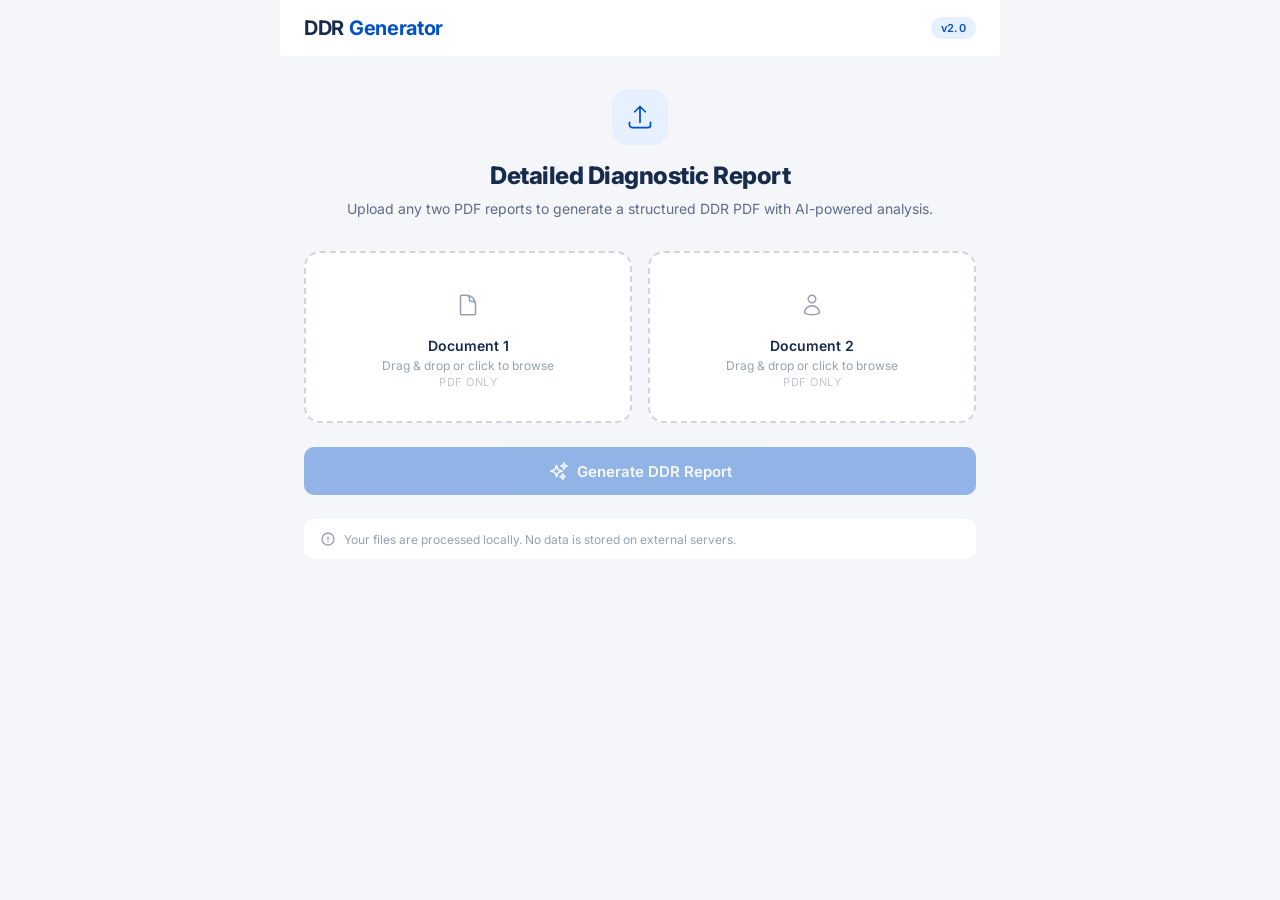
<file: templates/index.html>
<!DOCTYPE html>
<html lang="en">
<head>
  <meta charset="UTF-8">
  <meta name="viewport" content="width=device-width, initial-scale=1.0">
  <title>DDR Generator - Upload</title>
  <link rel="preconnect" href="https://fonts.googleapis.com">
  <link rel="preconnect" href="https://fonts.gstatic.com" crossorigin>
  <link href="https://fonts.googleapis.com/css2?family=Inter:wght@400;500;600;700;800&display=swap" rel="stylesheet">
  <link rel="stylesheet" href="/static/style.css">
</head>
<body>
  <div class="app-container">
    <header class="header">
      <div class="brand">DDR <span>Generator</span></div>
      <span class="badge">v2.0</span>
    </header>

    <main class="main-content">
      <div class="upload-hero">
        <div class="upload-icon">
          <svg fill="none" viewBox="0 0 24 24" stroke="currentColor" stroke-width="1.5">
            <path stroke-linecap="round" stroke-linejoin="round" d="M3 16.5v2.25A2.25 2.25 0 005.25 21h13.5A2.25 2.25 0 0021 18.75V16.5m-13.5-9L12 3m0 0l4.5 4.5M12 3v13.5"/>
          </svg>
        </div>
        <h1>Detailed Diagnostic Report</h1>
        <p class="subtitle">Upload any two PDF reports to generate a structured DDR PDF with AI-powered analysis.</p>
      </div>

      <form id="uploadForm" class="upload-form">
        <div class="drop-zones">
          <div class="drop-zone" id="dropZone1" data-target="doc1">
            <div class="drop-content">
              <div class="drop-icon">
                <svg fill="none" viewBox="0 0 24 24" stroke="currentColor" stroke-width="1.5">
                  <path stroke-linecap="round" stroke-linejoin="round" d="M19.5 14.25v-2.625a3.375 3.375 0 00-3.375-3.375h-1.5A1.125 1.125 0 0113.5 7.125v-1.5a3.375 3.375 0 00-3.375-3.375H8.25m2.25 0H5.625c-.621 0-1.125.504-1.125 1.125v17.25c0 .621.504 1.125 1.125 1.125h12.75c.621 0 1.125-.504 1.125-1.125V11.25a9 9 0 00-9-9z"/>
                </svg>
              </div>
              <p class="drop-label"><span>Document 1</span></p>
              <p class="drop-hint">Drag & drop or click to browse</p>
              <p class="drop-format">PDF only</p>
            </div>
            <input type="file" class="file-input" accept=".pdf" name="doc1">
          </div>

          <div class="drop-zone" id="dropZone2" data-target="doc2">
            <div class="drop-content">
              <div class="drop-icon">
                <svg fill="none" viewBox="0 0 24 24" stroke="currentColor" stroke-width="1.5">
                  <path stroke-linecap="round" stroke-linejoin="round" d="M15.75 6a3.75 3.75 0 11-7.5 0 3.75 3.75 0 017.5 0zM4.501 20.118a7.5 7.5 0 0114.998 0A17.933 17.933 0 0112 21.75c-2.676 0-5.216-.584-7.499-1.632z"/>
                </svg>
              </div>
              <p class="drop-label"><span>Document 2</span></p>
              <p class="drop-hint">Drag & drop or click to browse</p>
              <p class="drop-format">PDF only</p>
            </div>
            <input type="file" class="file-input" accept=".pdf" name="doc2">
          </div>
        </div>

        <button type="submit" class="btn-primary" id="submitBtn" disabled>
          <svg fill="none" viewBox="0 0 24 24" stroke="currentColor" stroke-width="2" width="20" height="20">
            <path stroke-linecap="round" stroke-linejoin="round" d="M9.813 15.904L9 18.75l-.813-2.846a4.5 4.5 0 00-3.09-3.09L2.25 12l2.846-.813a4.5 4.5 0 003.09-3.09L9 5.25l.813 2.846a4.5 4.5 0 003.09 3.09L15.75 12l-2.846.813a4.5 4.5 0 00-3.09 3.09zM18.259 8.715L18 9.75l-.259-1.035a3.375 3.375 0 00-2.455-2.456L14.25 6l1.036-.259a3.375 3.375 0 002.455-2.456L18 2.25l.259 1.035a3.375 3.375 0 002.455 2.456L21.75 6l-1.036.259a3.375 3.375 0 00-2.455 2.456zM16.894 20.567L16.5 21.75l-.394-1.183a2.25 2.25 0 00-1.423-1.423L13.5 18.75l1.183-.394a2.25 2.25 0 001.423-1.423l.394-1.183.394 1.183a2.25 2.25 0 001.423 1.423l1.183.394-1.183.394a2.25 2.25 0 00-1.423 1.423z"/>
          </svg>
          Generate DDR Report
        </button>
      </form>

      <div class="info-bar">
        <svg fill="none" viewBox="0 0 24 24" stroke="currentColor" stroke-width="2" width="16" height="16">
          <path stroke-linecap="round" stroke-linejoin="round" d="M12 9v3.75m9-.75a9 9 0 11-18 0 9 9 0 0118 0zm-9 3.75h.008v.008H12v-.008z"/>
        </svg>
        <span>Your files are processed locally. No data is stored on external servers.</span>
      </div>
    </main>
  </div>

  <script>
    const dropZones = document.querySelectorAll('.drop-zone');
    const fileInputs = document.querySelectorAll('.file-input');
    const submitBtn = document.getElementById('submitBtn');
    const form = document.getElementById('uploadForm');

    let files = { doc1: null, doc2: null };

    function checkReady() {
      submitBtn.disabled = !(files.doc1 && files.doc2);
    }

    dropZones.forEach(zone => {
      const input = zone.querySelector('.file-input');

      zone.addEventListener('click', () => input.click());

      zone.addEventListener('dragover', e => {
        e.preventDefault();
        zone.classList.add('dragover');
      });

      zone.addEventListener('dragleave', () => {
        zone.classList.remove('dragover');
      });

      zone.addEventListener('drop', e => {
        e.preventDefault();
        zone.classList.remove('dragover');
        const file = e.dataTransfer.files[0];
        if (file && file.type === 'application/pdf') {
          setFile(zone, input, file);
        }
      });

      input.addEventListener('change', () => {
        if (input.files[0]) {
          setFile(zone, input, input.files[0]);
        }
      });
    });

    function setFile(zone, input, file) {
      const target = zone.dataset.target;
      files[target] = file;
      zone.classList.add('has-file');
      zone.querySelector('.drop-label span').textContent = file.name;
      zone.querySelector('.drop-hint').textContent = (file.size / 1024 / 1024).toFixed(1) + ' MB';
      zone.querySelector('.drop-format').textContent = 'Click to change';
      checkReady();
    }

    form.addEventListener('submit', async e => {
      e.preventDefault();
      if (!files.doc1 || !files.doc2) return;

      submitBtn.disabled = true;
      submitBtn.innerHTML = '<div class="spinner"></div> Processing...';

      const formData = new FormData();
      formData.append('doc1', files.doc1);
      formData.append('doc2', files.doc2);

      try {
        const resp = await fetch('/analyze', { method: 'POST', body: formData });
        const data = await resp.json();
        if (data.error) throw new Error(data.error);
        window.location.href = '/processing/' + data.job_id;
      } catch (err) {
        submitBtn.disabled = false;
        submitBtn.innerHTML = 'Generate DDR Report';
        alert('Error: ' + err.message);
      }
    });
  </script>
</body>
</html>
</file>
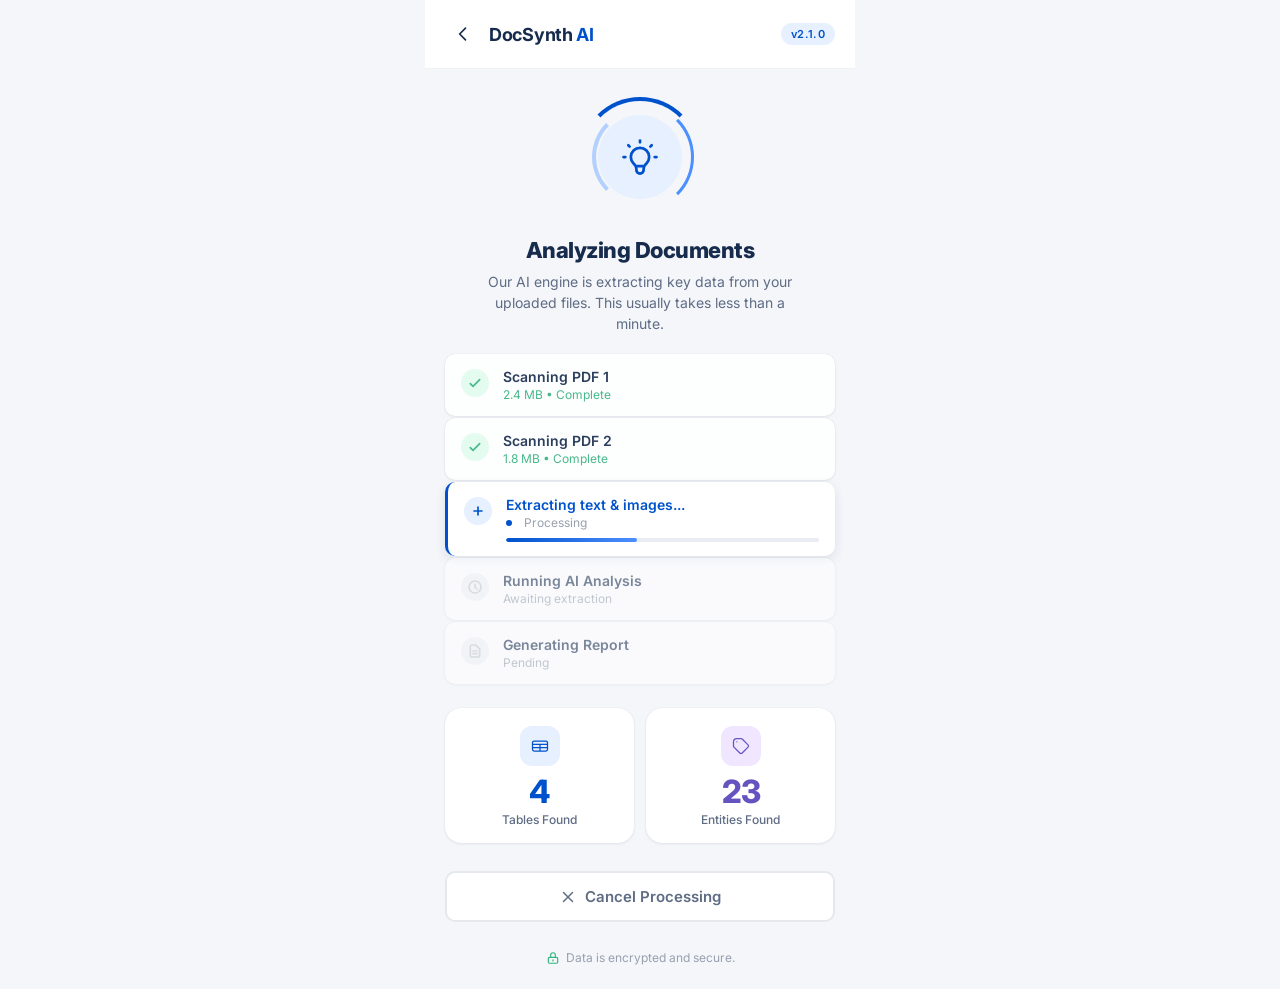
<file: processing-screen.html>
<!DOCTYPE html>
<html lang="en">
<head>
  <meta charset="UTF-8">
  <meta name="viewport" content="width=device-width, initial-scale=1.0, maximum-scale=1.0, user-scalable=no">
  <title>DocSynth AI - Processing</title>
  <link rel="preconnect" href="https://fonts.googleapis.com">
  <link rel="preconnect" href="https://fonts.gstatic.com" crossorigin>
  <link href="https://fonts.googleapis.com/css2?family=Inter:wght@400;500;600;700;800&display=swap" rel="stylesheet">
  <style>
    *, *::before, *::after { box-sizing: border-box; margin: 0; padding: 0; }

    :root {
      --blue-600: #0052cc;
      --blue-500: #0065ff;
      --blue-400: #4c8fff;
      --blue-300: #8cb8ff;
      --blue-200: #b3d0ff;
      --blue-50: #e6f0ff;
      --surface: #f4f6fa;
      --card-bg: #ffffff;
      --text-primary: #172b4d;
      --text-secondary: #5e6c84;
      --text-tertiary: #97a0af;
      --success: #36b37e;
      --success-bg: #e3fcef;
      --warning: #ffab00;
      --warning-bg: #fff8e5;
      --disabled: #c1c7d0;
      --shadow-sm: 0 1px 3px rgba(9,30,66,0.08), 0 0 1px rgba(9,30,66,0.12);
      --shadow-md: 0 4px 12px rgba(9,30,66,0.1), 0 0 1px rgba(9,30,66,0.06);
      --shadow-lg: 0 8px 24px rgba(9,30,66,0.12);
      --radius: 16px;
      --radius-sm: 10px;
    }

    body {
      font-family: 'Inter', -apple-system, BlinkMacSystemFont, sans-serif;
      background: var(--surface);
      color: var(--text-primary);
      min-height: 100vh;
      display: flex;
      flex-direction: column;
      max-width: 430px;
      margin: 0 auto;
      -webkit-font-smoothing: antialiased;
      -moz-osx-font-smoothing: grayscale;
    }

    /* Header */
    .header {
      display: flex;
      align-items: center;
      padding: 16px 20px;
      background: var(--card-bg);
      border-bottom: 1px solid rgba(9,30,66,0.06);
      position: sticky;
      top: 0;
      z-index: 10;
    }

    .back-btn {
      width: 36px;
      height: 36px;
      border: none;
      background: transparent;
      border-radius: 50%;
      display: flex;
      align-items: center;
      justify-content: center;
      cursor: pointer;
      color: var(--text-primary);
      transition: background 0.2s;
      flex-shrink: 0;
    }
    .back-btn:hover { background: var(--blue-50); }

    .back-btn svg { width: 20px; height: 20px; }

    .brand {
      font-size: 18px;
      font-weight: 700;
      color: var(--text-primary);
      letter-spacing: -0.3px;
      margin-left: 8px;
    }
    .brand span { color: var(--blue-600); }

    .header-spacer { flex: 1; }

    .header-badge {
      font-size: 11px;
      font-weight: 600;
      color: var(--blue-600);
      background: var(--blue-50);
      padding: 4px 10px;
      border-radius: 20px;
      letter-spacing: 0.3px;
    }

    /* Content */
    .content {
      flex: 1;
      padding: 20px 20px 0;
      overflow-y: auto;
      display: flex;
      flex-direction: column;
    }

    /* Hero Section */
    .hero {
      display: flex;
      flex-direction: column;
      align-items: center;
      text-align: center;
      padding: 8px 0 20px;
    }

    .hero-graphic {
      position: relative;
      width: 120px;
      height: 120px;
      margin-bottom: 20px;
    }

    .hero-ring {
      position: absolute;
      inset: 0;
      border-radius: 50%;
      border: 3px solid transparent;
      animation: spin 2s linear infinite;
    }
    .hero-ring:nth-child(1) {
      border-top-color: var(--blue-600);
      border-right-color: transparent;
      border-bottom-color: transparent;
      border-left-color: transparent;
      animation-duration: 1.8s;
    }
    .hero-ring:nth-child(2) {
      inset: 6px;
      border-top-color: transparent;
      border-right-color: var(--blue-400);
      border-bottom-color: transparent;
      border-left-color: transparent;
      animation-duration: 2.2s;
      animation-direction: reverse;
    }
    .hero-ring:nth-child(3) {
      inset: 12px;
      border-top-color: transparent;
      border-right-color: transparent;
      border-bottom-color: transparent;
      border-left-color: var(--blue-200);
      animation-duration: 2.6s;
    }

    .hero-ring.thick {
      border-width: 4px;
    }

    .hero-inner {
      position: absolute;
      inset: 18px;
      background: var(--blue-50);
      border-radius: 50%;
      display: flex;
      align-items: center;
      justify-content: center;
      animation: pulse-glow 2s ease-in-out infinite;
    }

    .hero-inner svg {
      width: 44px;
      height: 44px;
      color: var(--blue-600);
    }

    @keyframes spin {
      to { transform: rotate(360deg); }
    }

    @keyframes pulse-glow {
      0%, 100% { transform: scale(1); box-shadow: 0 0 0 0 rgba(0,82,204,0.1); }
      50% { transform: scale(1.04); box-shadow: 0 0 0 12px rgba(0,82,204,0); }
    }

    .hero h1 {
      font-size: 22px;
      font-weight: 800;
      letter-spacing: -0.5px;
      margin-bottom: 8px;
      color: var(--text-primary);
    }

    .hero p {
      font-size: 14px;
      line-height: 1.5;
      color: var(--text-secondary);
      max-width: 320px;
    }

    /* Timeline */
    .timeline {
      display: flex;
      flex-direction: column;
      gap: 2px;
      margin-bottom: 24px;
    }

    .timeline-item {
      display: flex;
      align-items: flex-start;
      gap: 14px;
      padding: 14px 16px;
      background: var(--card-bg);
      border-radius: var(--radius-sm);
      box-shadow: var(--shadow-sm);
      transition: all 0.3s ease;
      position: relative;
      overflow: hidden;
    }

    .timeline-item.active {
      box-shadow: var(--shadow-md);
      border-left: 3px solid var(--blue-600);
    }

    .timeline-item.completed {
      opacity: 0.9;
    }

    .timeline-item.pending {
      opacity: 0.55;
    }

    .timeline-icon {
      width: 28px;
      height: 28px;
      border-radius: 50%;
      flex-shrink: 0;
      display: flex;
      align-items: center;
      justify-content: center;
      margin-top: 1px;
    }

    .timeline-icon.completed {
      background: var(--success-bg);
      color: var(--success);
    }

    .timeline-icon.active {
      background: var(--blue-50);
      color: var(--blue-600);
    }

    .timeline-icon.pending {
      background: #f0f2f5;
      color: var(--disabled);
    }

    .timeline-icon svg { width: 16px; height: 16px; }

    .timeline-body { flex: 1; min-width: 0; }

    .timeline-label {
      font-size: 14px;
      font-weight: 600;
      color: var(--text-primary);
      margin-bottom: 2px;
    }

    .timeline-item.active .timeline-label { color: var(--blue-600); }

    .timeline-meta {
      font-size: 12px;
      color: var(--text-tertiary);
      display: flex;
      align-items: center;
      gap: 6px;
    }

    .timeline-meta .dot {
      width: 3px;
      height: 3px;
      border-radius: 50%;
      background: var(--disabled);
      display: inline-block;
    }

    .timeline-item.completed .timeline-meta { color: var(--success); }

    .timeline-bar-wrap {
      margin-top: 8px;
      height: 4px;
      background: #e9ecf2;
      border-radius: 4px;
      overflow: hidden;
      display: none;
    }

    .timeline-item.active .timeline-bar-wrap { display: block; }

    .timeline-bar-fill {
      height: 100%;
      width: 0%;
      background: linear-gradient(90deg, var(--blue-600), var(--blue-400));
      border-radius: 4px;
      transition: width 0.5s ease;
    }

    /* Stats Cards */
    .stats-row {
      display: grid;
      grid-template-columns: 1fr 1fr;
      gap: 12px;
      margin-bottom: 24px;
    }

    .stat-card {
      background: var(--card-bg);
      border-radius: var(--radius);
      box-shadow: var(--shadow-sm);
      padding: 18px 16px 16px;
      text-align: center;
      transition: box-shadow 0.2s;
    }

    .stat-card:hover { box-shadow: var(--shadow-md); }

    .stat-icon {
      width: 40px;
      height: 40px;
      border-radius: 12px;
      display: flex;
      align-items: center;
      justify-content: center;
      margin: 0 auto 10px;
    }

    .stat-icon.blue { background: var(--blue-50); color: var(--blue-600); }
    .stat-icon.purple { background: #f0e6ff; color: #6554c0; }

    .stat-icon svg { width: 20px; height: 20px; }

    .stat-count {
      font-size: 32px;
      font-weight: 800;
      letter-spacing: -1px;
      line-height: 1;
      margin-bottom: 4px;
      transition: all 0.3s;
    }

    .stat-count.blue { color: var(--blue-600); }
    .stat-count.purple { color: #6554c0; }

    .stat-label {
      font-size: 12px;
      font-weight: 500;
      color: var(--text-secondary);
    }

    .stat-count.pulse {
      animation: stat-pulse 0.4s ease;
    }

    @keyframes stat-pulse {
      0% { transform: scale(1); }
      40% { transform: scale(1.15); }
      100% { transform: scale(1); }
    }

    /* Cancel Button */
    .actions {
      padding: 4px 0 16px;
      text-align: center;
    }

    .cancel-btn {
      width: 100%;
      padding: 14px 24px;
      border: 2px solid #e5e8ed;
      background: var(--card-bg);
      border-radius: var(--radius-sm);
      font-family: 'Inter', sans-serif;
      font-size: 15px;
      font-weight: 600;
      color: var(--text-secondary);
      cursor: pointer;
      transition: all 0.2s;
      display: flex;
      align-items: center;
      justify-content: center;
      gap: 8px;
    }

    .cancel-btn:hover {
      border-color: #ff5630;
      color: #ff5630;
      background: #fff5f3;
    }

    .cancel-btn:active {
      transform: scale(0.98);
    }

    .cancel-btn svg { width: 18px; height: 18px; }

    /* Security Footer */
    .security-footer {
      text-align: center;
      padding: 12px 0 24px;
    }

    .security-footer p {
      font-size: 12px;
      color: var(--text-tertiary);
      display: flex;
      align-items: center;
      justify-content: center;
      gap: 6px;
    }

    .security-footer svg {
      width: 14px;
      height: 14px;
      color: var(--success);
    }

    /* Scrollbar */
    .content::-webkit-scrollbar { width: 4px; }
    .content::-webkit-scrollbar-track { background: transparent; }
    .content::-webkit-scrollbar-thumb { background: var(--disabled); border-radius: 4px; }

    /* Simulate real-time updates */
    .pulse-dot {
      display: inline-block;
      width: 6px;
      height: 6px;
      border-radius: 50%;
      background: var(--blue-600);
      margin-right: 6px;
      animation: blink 1s ease-in-out infinite;
    }

    @keyframes blink {
      0%, 100% { opacity: 1; }
      50% { opacity: 0.2; }
    }
  </style>
</head>
<body>

  <!-- Header -->
  <header class="header">
    <button class="back-btn" aria-label="Back">
      <svg fill="none" viewBox="0 0 24 24" stroke="currentColor" stroke-width="2">
        <path stroke-linecap="round" stroke-linejoin="round" d="M15 19l-7-7 7-7"/>
      </svg>
    </button>
    <div class="brand">DocSynth <span>AI</span></div>
    <div class="header-spacer"></div>
    <span class="header-badge">v2.1.0</span>
  </header>

  <!-- Content -->
  <div class="content">

    <!-- Hero -->
    <div class="hero">
      <div class="hero-graphic">
        <div class="hero-ring thick"></div>
        <div class="hero-ring"></div>
        <div class="hero-ring thick"></div>
        <div class="hero-inner">
          <svg fill="none" viewBox="0 0 24 24" stroke="currentColor" stroke-width="1.5">
            <path stroke-linecap="round" stroke-linejoin="round" d="M9.663 17h4.673M12 3v1m6.364 1.636l-.707.707M21 12h-1M4 12H3m3.343-5.657l-.707-.707m2.828 9.9a5 5 0 117.072 0l-.548.547A3.374 3.374 0 0014 18.469V19a2 2 0 11-4 0v-.531c0-.895-.356-1.754-.988-2.386l-.548-.547z"/>
          </svg>
        </div>
      </div>
      <h1>Analyzing Documents</h1>
      <p>Our AI engine is extracting key data from your uploaded files. This usually takes less than a minute.</p>
    </div>

    <!-- Timeline -->
    <div class="timeline">

      <!-- Step 1: Completed -->
      <div class="timeline-item completed">
        <div class="timeline-icon completed">
          <svg fill="none" viewBox="0 0 24 24" stroke="currentColor" stroke-width="2.5">
            <path stroke-linecap="round" stroke-linejoin="round" d="M5 13l4 4L19 7"/>
          </svg>
        </div>
        <div class="timeline-body">
          <div class="timeline-label">Scanning PDF 1</div>
          <div class="timeline-meta">2.4 MB &bull; Complete</div>
        </div>
      </div>

      <!-- Step 2: Completed -->
      <div class="timeline-item completed">
        <div class="timeline-icon completed">
          <svg fill="none" viewBox="0 0 24 24" stroke="currentColor" stroke-width="2.5">
            <path stroke-linecap="round" stroke-linejoin="round" d="M5 13l4 4L19 7"/>
          </svg>
        </div>
        <div class="timeline-body">
          <div class="timeline-label">Scanning PDF 2</div>
          <div class="timeline-meta">1.8 MB &bull; Complete</div>
        </div>
      </div>

      <!-- Step 3: Active -->
      <div class="timeline-item active">
        <div class="timeline-icon active">
          <svg fill="none" viewBox="0 0 24 24" stroke="currentColor" stroke-width="2.5">
            <path stroke-linecap="round" stroke-linejoin="round" d="M12 6v6m0 0v6m0-6h6m-6 0H6"/>
          </svg>
        </div>
        <div class="timeline-body">
          <div class="timeline-label">Extracting text &amp; images...</div>
          <div class="timeline-meta">
            <span class="pulse-dot"></span> Processing
          </div>
          <div class="timeline-bar-wrap">
            <div class="timeline-bar-fill" id="progressBar" style="width: 42%;"></div>
          </div>
        </div>
      </div>

      <!-- Step 4: Pending -->
      <div class="timeline-item pending">
        <div class="timeline-icon pending">
          <svg fill="none" viewBox="0 0 24 24" stroke="currentColor" stroke-width="2.5">
            <path stroke-linecap="round" stroke-linejoin="round" d="M12 8v4l3 3m6-3a9 9 0 11-18 0 9 9 0 0118 0z"/>
          </svg>
        </div>
        <div class="timeline-body">
          <div class="timeline-label">Running AI Analysis</div>
          <div class="timeline-meta">Awaiting extraction</div>
        </div>
      </div>

      <!-- Step 5: Pending -->
      <div class="timeline-item pending">
        <div class="timeline-icon pending">
          <svg fill="none" viewBox="0 0 24 24" stroke="currentColor" stroke-width="2.5">
            <path stroke-linecap="round" stroke-linejoin="round" d="M9 12h6m-6 4h6m2 5H7a2 2 0 01-2-2V5a2 2 0 012-2h5.586a1 1 0 01.707.293l5.414 5.414a1 1 0 01.293.707V19a2 2 0 01-2 2z"/>
          </svg>
        </div>
        <div class="timeline-body">
          <div class="timeline-label">Generating Report</div>
          <div class="timeline-meta">Pending</div>
        </div>
      </div>

    </div>

    <!-- Stats -->
    <div class="stats-row">
      <div class="stat-card">
        <div class="stat-icon blue">
          <svg fill="none" viewBox="0 0 24 24" stroke="currentColor" stroke-width="1.5">
            <path stroke-linecap="round" stroke-linejoin="round" d="M3 10h18M3 14h18m-9-4v8m-7 0h14a2 2 0 002-2V8a2 2 0 00-2-2H5a2 2 0 00-2 2v8a2 2 0 002 2z"/>
          </svg>
        </div>
        <div class="stat-count blue" id="tablesCount">4</div>
        <div class="stat-label">Tables Found</div>
      </div>
      <div class="stat-card">
        <div class="stat-icon purple">
          <svg fill="none" viewBox="0 0 24 24" stroke="currentColor" stroke-width="1.5">
            <path stroke-linecap="round" stroke-linejoin="round" d="M7 7h.01M7 3h5c.512 0 1.024.195 1.414.586l7 7a2 2 0 010 2.828l-7 7a2 2 0 01-2.828 0l-7-7A1.994 1.994 0 013 12V7a4 4 0 014-4z"/>
          </svg>
        </div>
        <div class="stat-count purple" id="entitiesCount">23</div>
        <div class="stat-label">Entities Found</div>
      </div>
    </div>

    <!-- Actions -->
    <div class="actions">
      <button class="cancel-btn" id="cancelBtn">
        <svg fill="none" viewBox="0 0 24 24" stroke="currentColor" stroke-width="2">
          <path stroke-linecap="round" stroke-linejoin="round" d="M6 18L18 6M6 6l12 12"/>
        </svg>
        Cancel Processing
      </button>
    </div>

    <!-- Security Footer -->
    <div class="security-footer">
      <p>
        <svg fill="none" viewBox="0 0 24 24" stroke="currentColor" stroke-width="2">
          <path stroke-linecap="round" stroke-linejoin="round" d="M12 15v2m-6 4h12a2 2 0 002-2v-6a2 2 0 00-2-2H6a2 2 0 00-2 2v6a2 2 0 002 2zm10-10V7a4 4 0 00-8 0v4h8z"/>
        </svg>
        Data is encrypted and secure.
      </p>
    </div>

  </div>

  <script>
    (function() {
      // Simulate real-time stat updates
      let tables = 4;
      let entities = 23;

      function updateStats() {
        // Increment counters
        tables += Math.floor(Math.random() * 2);
        entities += Math.floor(Math.random() * 4) + 1;

        const tablesEl = document.getElementById('tablesCount');
        const entitiesEl = document.getElementById('entitiesCount');

        if (tablesEl) {
          tablesEl.textContent = tables;
          tablesEl.classList.remove('pulse');
          void tablesEl.offsetWidth;
          tablesEl.classList.add('pulse');
        }

        if (entitiesEl) {
          entitiesEl.textContent = entities;
          entitiesEl.classList.remove('pulse');
          void entitiesEl.offsetWidth;
          entitiesEl.classList.add('pulse');
        }

        // Also advance the progress bar
        const bar = document.getElementById('progressBar');
        if (bar) {
          const current = parseFloat(bar.style.width) || 0;
          if (current < 95) {
            const increment = Math.random() * 8 + 2;
            const next = Math.min(current + increment, 95);
            bar.style.width = next + '%';
          }
        }
      }

      // Update every 1.8s to 3.2s
      let timer = setTimeout(function tick() {
        updateStats();
        timer = setTimeout(tick, 1800 + Math.random() * 1400);
      }, 2000);

      // Cancel button handler
      document.getElementById('cancelBtn')?.addEventListener('click', function() {
        if (confirm('Are you sure you want to cancel document processing?')) {
          clearTimeout(timer);
          document.querySelector('.hero h1').textContent = 'Processing Cancelled';
          document.querySelector('.hero p').textContent = 'You can return to the dashboard and try again.';
          document.querySelectorAll('.timeline-item.active .timeline-bar-wrap').forEach(el => el.style.display = 'none');
          document.querySelectorAll('.pulse-dot').forEach(el => el.style.animation = 'none');
          this.textContent = 'Return to Dashboard';
          this.style.borderColor = 'var(--blue-600)';
          this.style.color = 'var(--blue-600)';
          this.onclick = function() { window.location.reload(); };
        }
      });
    })();
  </script>

</body>
</html>
</file>
<file: static/style.css>
*, *::before, *::after { box-sizing: border-box; margin: 0; padding: 0; }

:root {
  --blue-600: #0052cc;
  --blue-500: #0065ff;
  --blue-400: #4c8fff;
  --blue-300: #8cb8ff;
  --blue-200: #b3d0ff;
  --blue-50: #e6f0ff;
  --surface: #f4f6fa;
  --card-bg: #ffffff;
  --text-primary: #172b4d;
  --text-secondary: #5e6c84;
  --text-tertiary: #97a0af;
  --success: #36b37e;
  --success-bg: #e3fcef;
  --warning: #ffab00;
  --disabled: #c1c7d0;
  --shadow-sm: 0 1px 3px rgba(9,30,66,0.08), 0 0 1px rgba(9,30,66,0.12);
  --shadow-md: 0 4px 12px rgba(9,30,66,0.1), 0 0 1px rgba(9,30,66,0.06);
  --shadow-lg: 0 8px 24px rgba(9,30,66,0.12);
  --radius: 16px;
  --radius-sm: 10px;
}

body {
  font-family: 'Inter', -apple-system, BlinkMacSystemFont, sans-serif;
  background: var(--surface);
  color: var(--text-primary);
  min-height: 100vh;
  display: flex;
  justify-content: center;
  -webkit-font-smoothing: antialiased;
}

.app-container {
  width: 100%;
  max-width: 720px;
  display: flex;
  flex-direction: column;
  min-height: 100vh;
}

.header {
  display: flex;
  align-items: center;
  padding: 16px 24px;
  background: var(--card-bg);
  border-bottom: 1px solid rgba(9,30,66,0.06);
  position: sticky;
  top: 0;
  z-index: 10;
}

.brand {
  font-size: 20px;
  font-weight: 700;
  letter-spacing: -0.3px;
}
.brand span { color: var(--blue-600); }

.header-spacer { flex: 1; }

.badge {
  font-size: 11px;
  font-weight: 600;
  color: var(--blue-600);
  background: var(--blue-50);
  padding: 4px 10px;
  border-radius: 20px;
  letter-spacing: 0.3px;
  margin-left: auto;
}

.main-content {
  flex: 1;
  padding: 32px 24px;
  display: flex;
  flex-direction: column;
}

.processing-content {
  align-items: center;
}

/* Upload Page */
.upload-hero {
  text-align: center;
  margin-bottom: 32px;
}

.upload-icon {
  width: 56px;
  height: 56px;
  margin: 0 auto 16px;
  background: var(--blue-50);
  border-radius: 16px;
  display: flex;
  align-items: center;
  justify-content: center;
  color: var(--blue-600);
}
.upload-icon svg { width: 28px; height: 28px; }

.upload-hero h1 {
  font-size: 24px;
  font-weight: 800;
  letter-spacing: -0.5px;
  margin-bottom: 8px;
}

.subtitle {
  font-size: 14px;
  line-height: 1.5;
  color: var(--text-secondary);
}

.drop-zones {
  display: grid;
  grid-template-columns: 1fr 1fr;
  gap: 16px;
  margin-bottom: 24px;
}

.drop-zone {
  position: relative;
  border: 2px dashed #d0d5dd;
  border-radius: var(--radius);
  padding: 32px 16px;
  text-align: center;
  cursor: pointer;
  transition: all 0.2s;
  background: var(--card-bg);
}

.drop-zone:hover {
  border-color: var(--blue-400);
  background: var(--blue-50);
}

.drop-zone.dragover {
  border-color: var(--blue-500);
  background: var(--blue-50);
  transform: scale(1.02);
}

.drop-zone.has-file {
  border-color: var(--success);
  border-style: solid;
  background: var(--success-bg);
}

.drop-icon {
  width: 40px;
  height: 40px;
  margin: 0 auto 12px;
  color: var(--text-tertiary);
  display: flex;
  align-items: center;
  justify-content: center;
}
.drop-icon svg { width: 24px; height: 24px; }
.has-file .drop-icon { color: var(--success); }

.drop-label {
  font-size: 14px;
  font-weight: 600;
  margin-bottom: 4px;
  color: var(--text-primary);
  word-break: break-all;
}

.drop-hint {
  font-size: 12px;
  color: var(--text-tertiary);
  margin-bottom: 2px;
}

.drop-format {
  font-size: 11px;
  color: var(--disabled);
  text-transform: uppercase;
  letter-spacing: 0.5px;
}

.has-file .drop-hint { color: var(--success); font-weight: 500; }
.has-file .drop-format { color: var(--text-tertiary); }

.file-input { display: none; }

.btn-primary {
  display: flex;
  align-items: center;
  justify-content: center;
  gap: 8px;
  width: 100%;
  padding: 14px 24px;
  background: var(--blue-600);
  color: white;
  border: none;
  border-radius: var(--radius-sm);
  font-family: 'Inter', sans-serif;
  font-size: 15px;
  font-weight: 600;
  cursor: pointer;
  transition: all 0.2s;
  text-decoration: none;
}

.btn-primary:hover:not(:disabled) {
  background: #0047b3;
  transform: translateY(-1px);
  box-shadow: var(--shadow-md);
}

.btn-primary:disabled {
  opacity: 0.4;
  cursor: not-allowed;
}

.btn-secondary {
  display: flex;
  align-items: center;
  justify-content: center;
  gap: 8px;
  width: 100%;
  padding: 12px 24px;
  background: var(--card-bg);
  color: var(--text-primary);
  border: 2px solid #e5e8ed;
  border-radius: var(--radius-sm);
  font-family: 'Inter', sans-serif;
  font-size: 14px;
  font-weight: 600;
  cursor: pointer;
  transition: all 0.2s;
  margin-top: 12px;
}

.btn-secondary:hover {
  border-color: var(--blue-400);
  color: var(--blue-600);
  background: var(--blue-50);
}

.info-bar {
  display: flex;
  align-items: center;
  gap: 8px;
  padding: 12px 16px;
  background: var(--card-bg);
  border-radius: var(--radius-sm);
  font-size: 12px;
  color: var(--text-tertiary);
  margin-top: 24px;
}

.info-bar svg { flex-shrink: 0; }

/* Processing Page */
.hero {
  text-align: center;
  margin-bottom: 24px;
}

.hero-graphic {
  position: relative;
  width: 100px;
  height: 100px;
  margin: 0 auto 20px;
}

.hero-ring {
  position: absolute;
  inset: 0;
  border-radius: 50%;
  border: 3px solid transparent;
  animation: spin 2s linear infinite;
}

.hero-ring:nth-child(1) {
  border-top-color: var(--blue-600);
  animation-duration: 1.8s;
}
.hero-ring:nth-child(2) {
  inset: 6px;
  border-right-color: var(--blue-400);
  animation-duration: 2.2s;
  animation-direction: reverse;
}
.hero-ring:nth-child(3) {
  inset: 12px;
  border-bottom-color: var(--blue-200);
  animation-duration: 2.6s;
}
.hero-ring.thick { border-width: 4px; }

.hero-inner {
  position: absolute;
  inset: 16px;
  background: var(--blue-50);
  border-radius: 50%;
  display: flex;
  align-items: center;
  justify-content: center;
  animation: pulse-glow 2s ease-in-out infinite;
}
.hero-inner svg { width: 36px; height: 36px; color: var(--blue-600); }

@keyframes spin { to { transform: rotate(360deg); } }
@keyframes pulse-glow {
  0%, 100% { transform: scale(1); box-shadow: 0 0 0 0 rgba(0,82,204,0.1); }
  50% { transform: scale(1.05); box-shadow: 0 0 0 12px rgba(0,82,204,0); }
}

.hero h1 {
  font-size: 22px;
  font-weight: 800;
  letter-spacing: -0.5px;
  margin-bottom: 6px;
}

.hero p {
  font-size: 14px;
  color: var(--text-secondary);
  max-width: 450px;
  margin: 0 auto;
}

.progress-section {
  width: 100%;
  display: flex;
  align-items: center;
  gap: 12px;
  margin-bottom: 28px;
}

.progress-bar-track {
  flex: 1;
  height: 6px;
  background: #e9ecf2;
  border-radius: 6px;
  overflow: hidden;
}

.progress-bar-fill {
  height: 100%;
  width: 0%;
  background: linear-gradient(90deg, var(--blue-600), var(--blue-400));
  border-radius: 6px;
  transition: width 0.4s ease;
}

.progress-text {
  font-size: 13px;
  font-weight: 600;
  color: var(--text-secondary);
  min-width: 40px;
  text-align: right;
}

.timeline {
  width: 100%;
  display: flex;
  flex-direction: column;
  gap: 2px;
  margin-bottom: 24px;
}

.timeline-item {
  display: flex;
  align-items: flex-start;
  gap: 14px;
  padding: 14px 16px;
  background: var(--card-bg);
  border-radius: var(--radius-sm);
  box-shadow: var(--shadow-sm);
  transition: all 0.3s ease;
}

.timeline-item.active {
  box-shadow: var(--shadow-md);
  border-left: 3px solid var(--blue-600);
}

.timeline-icon {
  width: 28px;
  height: 28px;
  border-radius: 50%;
  flex-shrink: 0;
  display: flex;
  align-items: center;
  justify-content: center;
  margin-top: 1px;
}
.timeline-icon.completed { background: var(--success-bg); color: var(--success); }
.timeline-icon.active { background: var(--blue-50); color: var(--blue-600); animation: pulse-dot 1s ease-in-out infinite; }
.timeline-icon.pending { background: #f0f2f5; color: var(--disabled); }
.timeline-icon svg { width: 16px; height: 16px; }

@keyframes pulse-dot {
  0%, 100% { transform: scale(1); }
  50% { transform: scale(1.1); }
}

.timeline-body { flex: 1; min-width: 0; }
.timeline-label { font-size: 14px; font-weight: 600; margin-bottom: 2px; }
.timeline-item.active .timeline-label { color: var(--blue-600); }
.timeline-meta { font-size: 12px; color: var(--text-tertiary); }
.timeline-item.completed .timeline-meta { color: var(--success); }

.stats-row {
  display: grid;
  grid-template-columns: repeat(3, 1fr);
  gap: 12px;
  width: 100%;
}

.stat-card {
  background: var(--card-bg);
  border-radius: var(--radius);
  box-shadow: var(--shadow-sm);
  padding: 16px;
  text-align: center;
}

.stat-icon {
  width: 36px;
  height: 36px;
  border-radius: 10px;
  display: flex;
  align-items: center;
  justify-content: center;
  margin: 0 auto 8px;
}
.stat-icon.blue { background: var(--blue-50); color: var(--blue-600); }
.stat-icon.purple { background: #f0e6ff; color: #6554c0; }
.stat-icon.orange { background: #fff3e0; color: #ea580c; }
.stat-icon svg { width: 18px; height: 18px; }

.stat-count { font-size: 28px; font-weight: 800; letter-spacing: -1px; line-height: 1; margin-bottom: 4px; }
.stat-count.blue { color: var(--blue-600); }
.stat-count.purple { color: #6554c0; }
.stat-count.orange { color: #ea580c; }
.stat-label { font-size: 12px; font-weight: 500; color: var(--text-secondary); }

/* Result Page */
.result-content {
  flex: 1;
  padding: 32px 24px;
  display: flex;
  flex-direction: column;
  align-items: center;
}

.success-graphic {
  width: 80px;
  height: 80px;
  margin: 0 auto 16px;
  background: var(--success-bg);
  border-radius: 50%;
  display: flex;
  align-items: center;
  justify-content: center;
  color: var(--success);
  animation: success-pop 0.5s ease;
}
.success-graphic svg { width: 44px; height: 44px; }

@keyframes success-pop {
  0% { transform: scale(0); }
  60% { transform: scale(1.15); }
  100% { transform: scale(1); }
}

.result-card {
  width: 100%;
  background: var(--card-bg);
  border-radius: var(--radius);
  box-shadow: var(--shadow-md);
  padding: 24px;
  margin-bottom: 8px;
}

.result-info { margin-bottom: 20px; }

.result-row {
  display: flex;
  justify-content: space-between;
  align-items: center;
  padding: 12px 0;
  border-bottom: 1px solid #f0f2f5;
}
.result-row:last-child { border-bottom: none; }

.result-label { font-size: 14px; color: var(--text-secondary); }
.result-value { font-size: 16px; font-weight: 700; }

.download-btn { margin-top: 8px; }

/* Spinner */
.spinner {
  width: 18px;
  height: 18px;
  border: 2px solid rgba(255,255,255,0.3);
  border-top-color: white;
  border-radius: 50%;
  animation: spin 0.6s linear infinite;
}

/* Responsive */
@media (max-width: 600px) {
  .drop-zones { grid-template-columns: 1fr; }
  .stats-row { grid-template-columns: 1fr; }
  .main-content { padding: 24px 16px; }
  .header { padding: 14px 16px; }
  .brand { font-size: 18px; }
}
</file>
